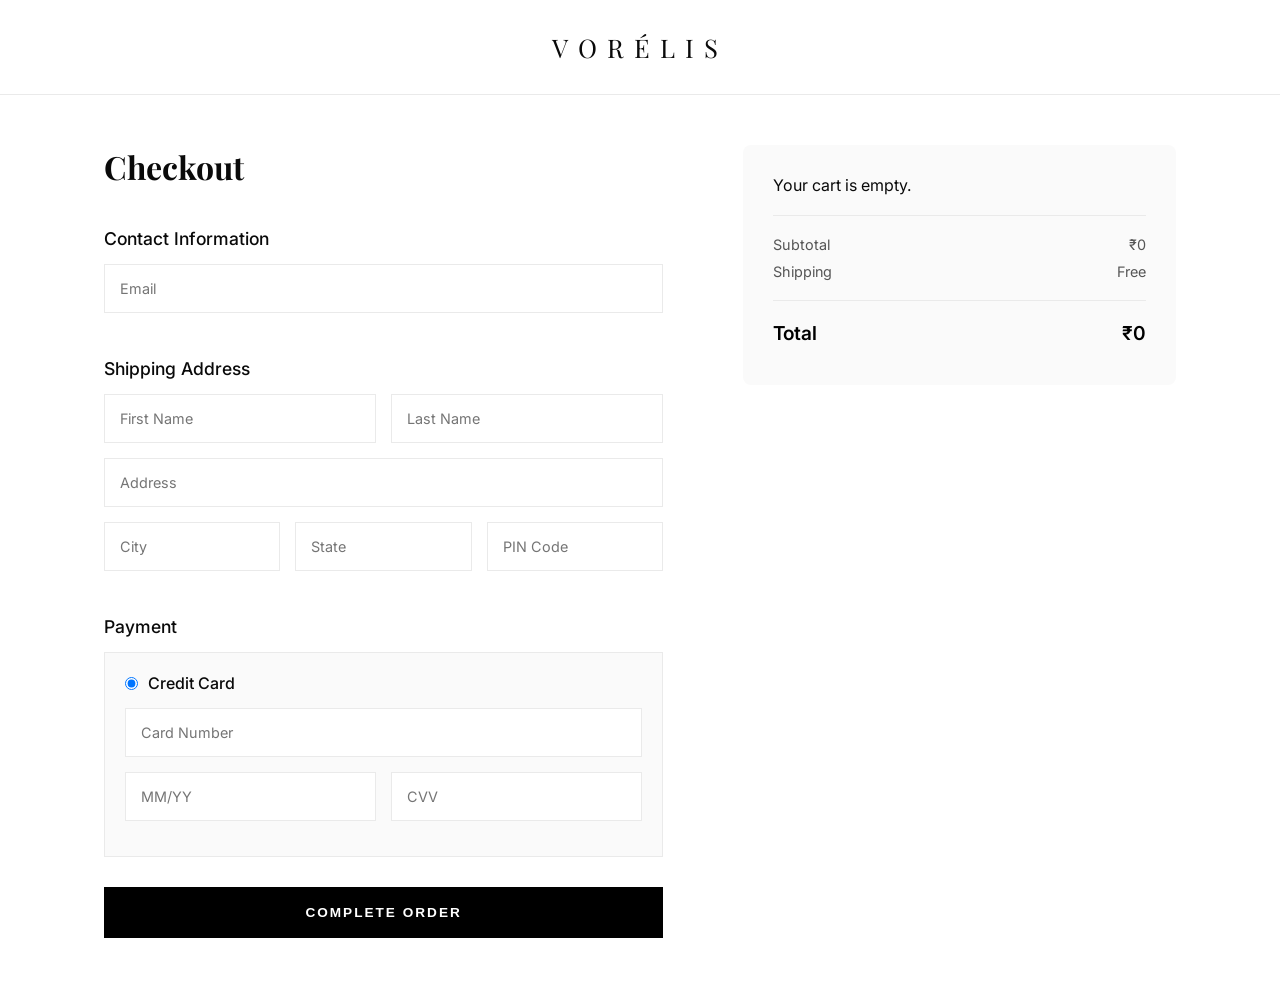
<file: checkout.html>
<!DOCTYPE html>
<html lang="en">
<head>
    <meta charset="UTF-8">
    <meta name="viewport" content="width=device-width, initial-scale=1.0">
    <title>VORÉLIS | Checkout</title>
    <link rel="preconnect" href="https://fonts.googleapis.com">
    <link rel="preconnect" href="https://fonts.gstatic.com" crossorigin>
    <link href="https://fonts.googleapis.com/css2?family=Inter:wght@300;400;500;600&family=Playfair+Display:ital,wght@0,400;0,500;0,600;1,400&display=swap" rel="stylesheet">
    <link rel="stylesheet" href="index.css">
</head>
<body style="background: var(--white);">
    <header class="checkout-header" style="text-align: center; padding: 30px; border-bottom: 1px solid #eaeaea;">
        <a href="index.html" class="logo" style="font-family: var(--font-serif); font-size: 1.6rem; letter-spacing: 10px; text-transform: uppercase;">VORÉLIS</a>
    </header>
    <main class="checkout-main">
        <div class="checkout-form-section">
            <h2>Checkout</h2>
            <form id="checkout-form">
                <h3>Contact Information</h3>
                <input type="email" placeholder="Email" required class="checkout-input">
                
                <h3>Shipping Address</h3>
                <div class="checkout-row">
                    <input type="text" placeholder="First Name" required class="checkout-input">
                    <input type="text" placeholder="Last Name" required class="checkout-input">
                </div>
                <input type="text" placeholder="Address" required class="checkout-input">
                <div class="checkout-row">
                    <input type="text" placeholder="City" required class="checkout-input">
                    <input type="text" placeholder="State" required class="checkout-input">
                    <input type="text" placeholder="PIN Code" required class="checkout-input">
                </div>

                <h3>Payment</h3>
                <div class="payment-box">
                    <label><input type="radio" name="payment" checked> Credit Card</label>
                    <div class="card-details">
                        <input type="text" placeholder="Card Number" class="checkout-input">
                        <div class="checkout-row">
                            <input type="text" placeholder="MM/YY" class="checkout-input">
                            <input type="text" placeholder="CVV" class="checkout-input">
                        </div>
                    </div>
                </div>

                <button type="submit" class="checkout-btn" style="margin-top: 30px;">Complete Order</button>
            </form>
        </div>
        <div class="checkout-summary-section">
            <div id="checkout-items"></div>
            <div class="checkout-totals">
                <div class="totals-row"><span>Subtotal</span> <span id="checkout-subtotal">₹0</span></div>
                <div class="totals-row"><span>Shipping</span> <span>Free</span></div>
                <div class="totals-row totals-final"><span>Total</span> <span id="checkout-total">₹0</span></div>
            </div>
        </div>
    </main>

    <!-- Bottom Navigation (Mobile Only) -->
    <nav class="bottom-nav mobile-only">
        <a href="index.html" class="nav-item">
            <svg viewBox="0 0 24 24" fill="currentColor" width="20" height="20"><path d="M10 20v-6h4v6h5v-8h3L12 3 2 12h3v8z"/></svg>
            <span>Home</span>
        </a>
        <a href="shop.html" class="nav-item">
            <svg viewBox="0 0 24 24" fill="none" stroke="currentColor" stroke-width="2" width="20" height="20"><path d="M6 2L3 6v14a2 2 0 0 0 2 2h14a2 2 0 0 0 2-2V6l-3-4z"></path><line x1="3" y1="6" x2="21" y2="6"></line><path d="M16 10a4 4 0 0 1-8 0"></path></svg>
            <span>Shop</span>
        </a>
        <a href="#" class="nav-item">
            <svg viewBox="0 0 24 24" fill="none" stroke="currentColor" stroke-width="2" width="20" height="20"><rect x="3" y="3" width="7" height="7"></rect><rect x="14" y="3" width="7" height="7"></rect><rect x="14" y="14" width="7" height="7"></rect><rect x="3" y="14" width="7" height="7"></rect></svg>
            <span>Collections</span>
        </a>
        <a href="#" class="nav-item">
            <svg viewBox="0 0 24 24" fill="none" stroke="currentColor" stroke-width="2" width="20" height="20"><path d="M20 21v-2a4 4 0 0 0-4-4H8a4 4 0 0 0-4 4v2"></path><circle cx="12" cy="7" r="4"></circle></svg>
            <span>Account</span>
        </a>
        <a href="#" class="nav-item">
            <div class="cart-icon-wrapper" style="position: relative;">
                <svg viewBox="0 0 24 24" fill="none" stroke="currentColor" stroke-width="2" width="20" height="20"><path d="M6 2L3 6v14a2 2 0 0 0 2 2h14a2 2 0 0 0 2-2V6l-3-4z"></path><line x1="3" y1="6" x2="21" y2="6"></line></svg>
                <span class="badge" style="position: absolute; top: -5px; right: -5px; background: black; color: white; border-radius: 50%; font-size: 8px; width: 14px; height: 14px; display: flex; align-items: center; justify-content: center;">0</span>
            </div>
            <span>Cart</span>
        </a>
    </nav>

    <script>
        document.addEventListener("DOMContentLoaded", () => {
            const cart = JSON.parse(localStorage.getItem('vorelis_cart')) || [];
            const itemsContainer = document.getElementById('checkout-items');
            let subtotal = 0;

            if (cart.length === 0) {
                itemsContainer.innerHTML = '<p>Your cart is empty.</p>';
            } else {
                cart.forEach(item => {
                    subtotal += item.price * item.quantity;
                    const itemHTML = `
                        <div class="checkout-item">
                            <img src="${item.image}" alt="${item.title}">
                            <div class="checkout-item-details">
                                <div class="checkout-item-title">${item.title}</div>
                                <div class="checkout-item-variant">Size: ${item.size} | Qty: ${item.quantity}</div>
                            </div>
                            <div class="checkout-item-price">₹${(item.price * item.quantity).toLocaleString('en-IN')}</div>
                        </div>
                    `;
                    itemsContainer.insertAdjacentHTML('beforeend', itemHTML);
                });
            }

            document.getElementById('checkout-subtotal').textContent = `₹${subtotal.toLocaleString('en-IN')}`;
            document.getElementById('checkout-total').textContent = `₹${subtotal.toLocaleString('en-IN')}`;

            document.getElementById('checkout-form').addEventListener('submit', (e) => {
                e.preventDefault();
                alert('Order placed successfully!');
                localStorage.removeItem('vorelis_cart');
                window.location.href = 'index.html';
            });

            // Mobile Bottom Nav Scroll Reveal
            const bottomNav = document.querySelector('.bottom-nav.mobile-only');
            if (bottomNav) {
                window.addEventListener('scroll', () => {
                    if (window.scrollY > 50) {
                        bottomNav.classList.add('nav-visible');
                    } else {
                        bottomNav.classList.remove('nav-visible');
                    }
                });
                
                if (window.scrollY > 50) {
                    bottomNav.classList.add('nav-visible');
                }
            }
        });
    </script>
</body>
</html>
</file>
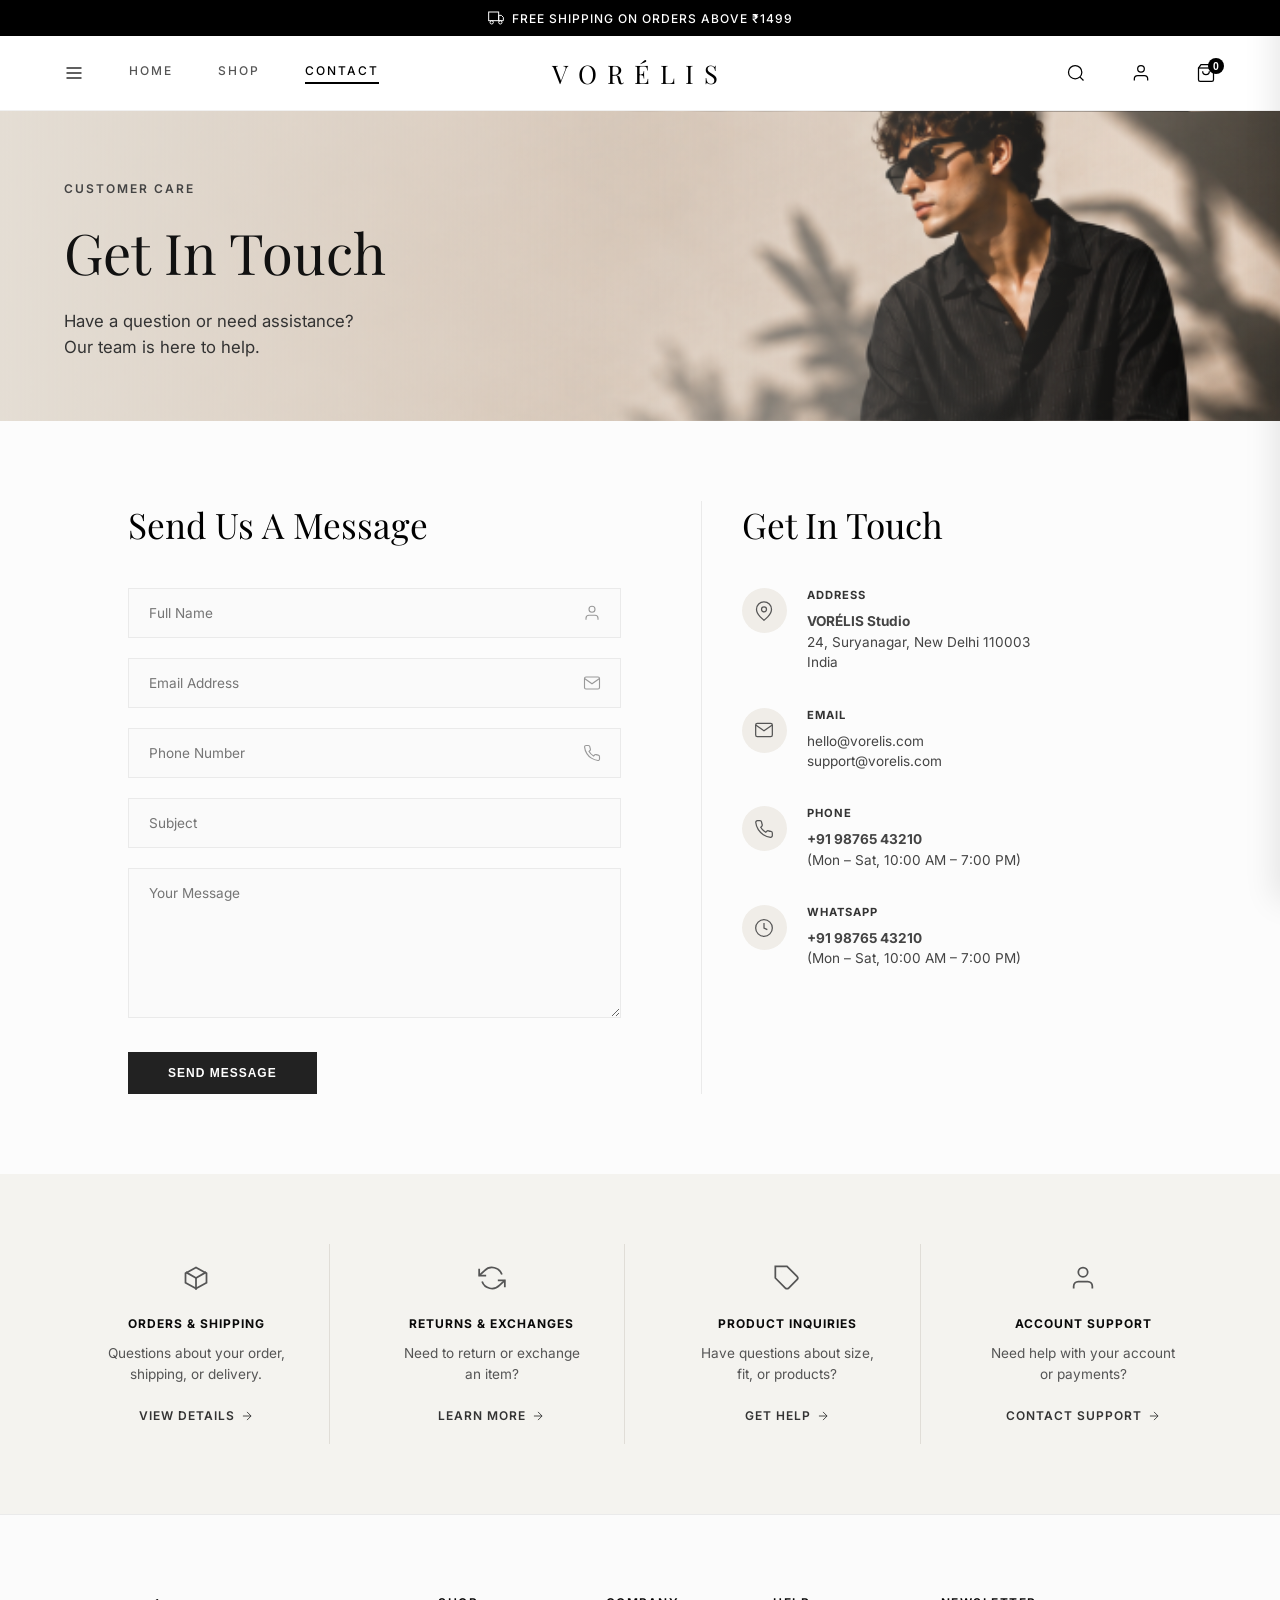
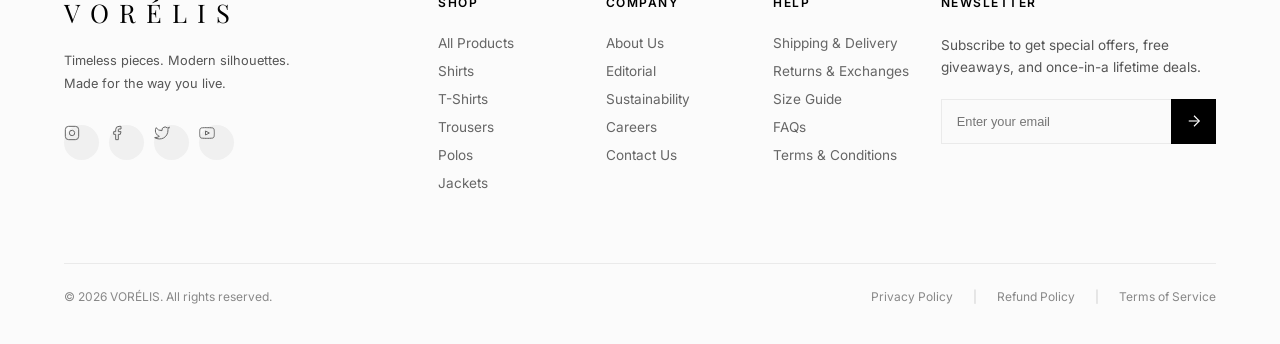
<file: contact.html>
<!DOCTYPE html>
<html lang="en">
<head>
    <meta charset="UTF-8">
    <meta name="viewport" content="width=device-width, initial-scale=1.0">
    <title>VORÉLIS | Contact Us</title>
    <link rel="preconnect" href="https://fonts.googleapis.com">
    <link rel="preconnect" href="https://fonts.gstatic.com" crossorigin>
    <link href="https://fonts.googleapis.com/css2?family=Inter:wght@300;400;500;600&family=Playfair+Display:ital,wght@0,400;0,500;0,600;1,400&display=swap" rel="stylesheet">
    <link rel="stylesheet" href="index.css">
</head>
<body class="shop-page-new">
    <!-- Announcement Bar -->
    <div class="announcement-bar">
        <svg width="16" height="16" viewBox="0 0 24 24" fill="none" stroke="currentColor" stroke-width="1.5"><rect x="1" y="3" width="15" height="13"></rect><polygon points="16 8 20 8 23 11 23 16 16 16 16 8"></polygon><circle cx="5.5" cy="18.5" r="2.5"></circle><circle cx="18.5" cy="18.5" r="2.5"></circle></svg>
        <p>FREE SHIPPING ON ORDERS ABOVE ₹1499</p>
    </div>

    <!-- Shop Navbar (Solid White) -->
    <header class="navbar shop-navbar-white">
        <nav class="nav-left">
            <button class="icon-btn hamburger-btn" aria-label="Menu">
                <svg width="20" height="20" viewBox="0 0 24 24" fill="none" stroke="currentColor" stroke-width="1.5"><line x1="3" y1="12" x2="21" y2="12"></line><line x1="3" y1="6" x2="21" y2="6"></line><line x1="3" y1="18" x2="21" y2="18"></line></svg>
            </button>
            <a href="index.html" class="nav-link">HOME</a>
            <a href="shop.html" class="nav-link">SHOP</a>
            <a href="contact.html" class="nav-link active">CONTACT</a>
        </nav>
        <div class="nav-center">
            <a href="index.html" class="logo">VORÉLIS</a>
        </div>
        <nav class="nav-right">
            <button class="icon-btn" aria-label="Search">
                <svg width="20" height="20" viewBox="0 0 24 24" fill="none" stroke="currentColor" stroke-width="1.5"><circle cx="11" cy="11" r="8"></circle><line x1="21" y1="21" x2="16.65" y2="16.65"></line></svg>
            </button>
            <button class="icon-btn account-btn" aria-label="Account">
                <svg width="20" height="20" viewBox="0 0 24 24" fill="none" stroke="currentColor" stroke-width="1.5"><path d="M20 21v-2a4 4 0 0 0-4-4H8a4 4 0 0 0-4 4v2"></path><circle cx="12" cy="7" r="4"></circle></svg>
            </button>
            <button class="icon-btn cart-btn" aria-label="Cart">
                <svg width="20" height="20" viewBox="0 0 24 24" fill="none" stroke="currentColor" stroke-width="1.5"><path d="M6 2L3 6v14a2 2 0 0 0 2 2h14a2 2 0 0 0 2-2V6l-3-4z"></path><line x1="3" y1="6" x2="21" y2="6"></line><path d="M16 10a4 4 0 0 1-8 0"></path></svg>
                <span class="cart-badge">0</span>
            </button>
        </nav>
    </header>

    <!-- Contact Hero -->
    <section class="shop-banner">
        <p class="banner-label">CUSTOMER CARE</p>
        <h1 class="banner-title">Get In Touch</h1>
        <p class="banner-subtitle">Have a question or need assistance?<br>Our team is here to help.</p>
    </section>

    <!-- Contact Main Section -->
    <section class="contact-main">
        <div class="contact-form-section">
            <h2 class="contact-form-title">Send Us A Message</h2>
            <form class="contact-form">
                <div class="input-group">
                    <input type="text" placeholder="Full Name">
                    <svg class="input-icon" width="18" height="18" viewBox="0 0 24 24" fill="none" stroke="currentColor" stroke-width="1.5"><path d="M20 21v-2a4 4 0 0 0-4-4H8a4 4 0 0 0-4 4v2"></path><circle cx="12" cy="7" r="4"></circle></svg>
                </div>
                <div class="input-group">
                    <input type="email" placeholder="Email Address">
                    <svg class="input-icon" width="18" height="18" viewBox="0 0 24 24" fill="none" stroke="currentColor" stroke-width="1.5"><path d="M4 4h16c1.1 0 2 .9 2 2v12c0 1.1-.9 2-2 2H4c-1.1 0-2-.9-2-2V6c0-1.1.9-2 2-2z"></path><polyline points="22,6 12,13 2,6"></polyline></svg>
                </div>
                <div class="input-group">
                    <input type="tel" placeholder="Phone Number">
                    <svg class="input-icon" width="18" height="18" viewBox="0 0 24 24" fill="none" stroke="currentColor" stroke-width="1.5"><path d="M22 16.92v3a2 2 0 0 1-2.18 2 19.79 19.79 0 0 1-8.63-3.07 19.5 19.5 0 0 1-6-6 19.79 19.79 0 0 1-3.07-8.67A2 2 0 0 1 4.11 2h3a2 2 0 0 1 2 1.72 12.84 12.84 0 0 0 .7 2.81 2 2 0 0 1-.45 2.11L8.09 9.91a16 16 0 0 0 6 6l1.27-1.27a2 2 0 0 1 2.11-.45 12.84 12.84 0 0 0 2.81.7A2 2 0 0 1 22 16.92z"></path></svg>
                </div>
                <div class="input-group">
                    <input type="text" placeholder="Subject">
                </div>
                <div class="input-group">
                    <textarea placeholder="Your Message"></textarea>
                </div>
                <div>
                    <button type="submit" class="btn-dark" style="padding: 14px 40px; margin-top: 10px;">SEND MESSAGE</button>
                </div>
            </form>
        </div>
        
        <div class="contact-info-section">
            <h2 class="contact-info-title">Get In Touch</h2>
            <div class="contact-info-list">
                <div class="contact-info-item">
                    <div class="info-icon-circle">
                        <svg width="20" height="20" viewBox="0 0 24 24" fill="none" stroke="currentColor" stroke-width="1.5"><path d="M21 10c0 7-9 13-9 13s-9-6-9-13a9 9 0 0 1 18 0z"></path><circle cx="12" cy="10" r="3"></circle></svg>
                    </div>
                    <div class="info-text">
                        <span class="info-label">ADDRESS</span>
                        <span class="info-detail"><strong>VORÉLIS Studio</strong><br>24, Suryanagar, New Delhi 110003<br>India</span>
                    </div>
                </div>
                <div class="contact-info-item">
                    <div class="info-icon-circle">
                        <svg width="20" height="20" viewBox="0 0 24 24" fill="none" stroke="currentColor" stroke-width="1.5"><path d="M4 4h16c1.1 0 2 .9 2 2v12c0 1.1-.9 2-2 2H4c-1.1 0-2-.9-2-2V6c0-1.1.9-2 2-2z"></path><polyline points="22,6 12,13 2,6"></polyline></svg>
                    </div>
                    <div class="info-text">
                        <span class="info-label">EMAIL</span>
                        <span class="info-detail">hello@vorelis.com<br>support@vorelis.com</span>
                    </div>
                </div>
                <div class="contact-info-item">
                    <div class="info-icon-circle">
                        <svg width="20" height="20" viewBox="0 0 24 24" fill="none" stroke="currentColor" stroke-width="1.5"><path d="M22 16.92v3a2 2 0 0 1-2.18 2 19.79 19.79 0 0 1-8.63-3.07 19.5 19.5 0 0 1-6-6 19.79 19.79 0 0 1-3.07-8.67A2 2 0 0 1 4.11 2h3a2 2 0 0 1 2 1.72 12.84 12.84 0 0 0 .7 2.81 2 2 0 0 1-.45 2.11L8.09 9.91a16 16 0 0 0 6 6l1.27-1.27a2 2 0 0 1 2.11-.45 12.84 12.84 0 0 0 2.81.7A2 2 0 0 1 22 16.92z"></path></svg>
                    </div>
                    <div class="info-text">
                        <span class="info-label">PHONE</span>
                        <span class="info-detail"><strong>+91 98765 43210</strong><br>(Mon – Sat, 10:00 AM – 7:00 PM)</span>
                    </div>
                </div>
                <div class="contact-info-item">
                    <div class="info-icon-circle">
                        <svg width="20" height="20" viewBox="0 0 24 24" fill="none" stroke="currentColor" stroke-width="1.5"><circle cx="12" cy="12" r="10"></circle><polyline points="12 6 12 12 16 14"></polyline></svg>
                    </div>
                    <div class="info-text">
                        <span class="info-label">WHATSAPP</span>
                        <span class="info-detail"><strong>+91 98765 43210</strong><br>(Mon – Sat, 10:00 AM – 7:00 PM)</span>
                    </div>
                </div>
            </div>
        </div>
    </section>

    <!-- Support Grid -->
    <section class="support-section">
        <div class="support-grid">
            <div class="support-card">
                <svg class="support-icon" width="28" height="28" viewBox="0 0 24 24" fill="none" stroke="currentColor" stroke-width="1.5"><polygon points="21 16 21 8 12 3 3 8 3 16 12 21 21 16"></polygon><polyline points="3.27 6.96 12 12.01 20.73 6.96"></polyline><line x1="12" y1="22.08" x2="12" y2="12"></line></svg>
                <h3 class="support-title">ORDERS & SHIPPING</h3>
                <p class="support-desc">Questions about your order,<br>shipping, or delivery.</p>
                <a href="#" class="support-link">VIEW DETAILS <svg width="14" height="14" viewBox="0 0 24 24" fill="none" stroke="currentColor" stroke-width="1.5"><line x1="5" y1="12" x2="19" y2="12"></line><polyline points="12 5 19 12 12 19"></polyline></svg></a>
            </div>
            <div class="support-card">
                <svg class="support-icon" width="28" height="28" viewBox="0 0 24 24" fill="none" stroke="currentColor" stroke-width="1.5"><polyline points="1 4 1 10 7 10"></polyline><polyline points="23 20 23 14 17 14"></polyline><path d="M20.49 9A9 9 0 0 0 5.64 5.64L1 10m22 4l-4.64 4.36A9 9 0 0 1 3.51 15"></path></svg>
                <h3 class="support-title">RETURNS & EXCHANGES</h3>
                <p class="support-desc">Need to return or exchange<br>an item?</p>
                <a href="#" class="support-link">LEARN MORE <svg width="14" height="14" viewBox="0 0 24 24" fill="none" stroke="currentColor" stroke-width="1.5"><line x1="5" y1="12" x2="19" y2="12"></line><polyline points="12 5 19 12 12 19"></polyline></svg></a>
            </div>
            <div class="support-card">
                <svg class="support-icon" width="28" height="28" viewBox="0 0 24 24" fill="none" stroke="currentColor" stroke-width="1.5"><path d="M20.59 13.41l-7.17 7.17a2 2 0 0 1-2.83 0L2 12V2h10l8.59 8.59a2 2 0 0 1 0 2.82z"></path><line x1="7" y1="7" x2="7.01" y2="7"></line></svg>
                <h3 class="support-title">PRODUCT INQUIRIES</h3>
                <p class="support-desc">Have questions about size,<br>fit, or products?</p>
                <a href="#" class="support-link">GET HELP <svg width="14" height="14" viewBox="0 0 24 24" fill="none" stroke="currentColor" stroke-width="1.5"><line x1="5" y1="12" x2="19" y2="12"></line><polyline points="12 5 19 12 12 19"></polyline></svg></a>
            </div>
            <div class="support-card">
                <svg class="support-icon" width="28" height="28" viewBox="0 0 24 24" fill="none" stroke="currentColor" stroke-width="1.5"><path d="M20 21v-2a4 4 0 0 0-4-4H8a4 4 0 0 0-4 4v2"></path><circle cx="12" cy="7" r="4"></circle></svg>
                <h3 class="support-title">ACCOUNT SUPPORT</h3>
                <p class="support-desc">Need help with your account<br>or payments?</p>
                <a href="#" class="support-link">CONTACT SUPPORT <svg width="14" height="14" viewBox="0 0 24 24" fill="none" stroke="currentColor" stroke-width="1.5"><line x1="5" y1="12" x2="19" y2="12"></line><polyline points="12 5 19 12 12 19"></polyline></svg></a>
            </div>
        </div>
    </section>

    <!-- Light Footer -->
    <footer class="footer footer-light">
        <div class="footer-top">
            <div class="footer-col brand-col">
                <div class="footer-logo logo" style="font-family: var(--font-serif); font-size: 1.6rem; letter-spacing: 10px; margin-bottom: 20px;">VORÉLIS</div>
                <p style="font-size: 0.8rem; line-height: 1.8;">Timeless pieces. Modern silhouettes.<br>Made for the way you live.</p>
                <div class="social-links-circles">
                    <a href="#" class="social-circle"><svg width="16" height="16" viewBox="0 0 24 24" fill="none" stroke="currentColor" stroke-width="1.5"><rect x="2" y="2" width="20" height="20" rx="5" ry="5"></rect><path d="M16 11.37A4 4 0 1 1 12.63 8 4 4 0 0 1 16 11.37z"></path><line x1="17.5" y1="6.5" x2="17.51" y2="6.5"></line></svg></a>
                    <a href="#" class="social-circle"><svg width="16" height="16" viewBox="0 0 24 24" fill="none" stroke="currentColor" stroke-width="1.5"><path d="M18 2h-3a5 5 0 0 0-5 5v3H7v4h3v8h4v-8h3l1-4h-4V7a1 1 0 0 1 1-1h3z"></path></svg></a>
                    <a href="#" class="social-circle"><svg width="16" height="16" viewBox="0 0 24 24" fill="none" stroke="currentColor" stroke-width="1.5"><path d="M23 3a10.9 10.9 0 0 1-3.14 1.53 4.48 4.48 0 0 0-7.86 3v1A10.66 10.66 0 0 1 3 4s-4 9 5 13a11.64 11.64 0 0 1-7 2c9 5 20 0 20-11.5a4.5 4.5 0 0 0-.08-.83A7.72 7.72 0 0 0 23 3z"></path></svg></a>
                    <a href="#" class="social-circle"><svg width="16" height="16" viewBox="0 0 24 24" fill="none" stroke="currentColor" stroke-width="1.5"><path d="M22.54 6.42a2.78 2.78 0 0 0-1.94-2C18.88 4 12 4 12 4s-6.88 0-8.6.42a2.78 2.78 0 0 0-1.94 2C1 8.17 1 12 1 12s0 3.83.46 5.58a2.78 2.78 0 0 0 1.94 2C5.12 20 12 20 12 20s6.88 0 8.6-.42a2.78 2.78 0 0 0 1.94-2C23 15.83 23 12 23 12s0-3.83-.46-5.58z"></path><polygon points="9.75 15.02 15.5 12 9.75 8.98 9.75 15.02"></polygon></svg></a>
                </div>
            </div>
            <div class="footer-col">
                <h4>SHOP</h4>
                <a href="#">All Products</a>
                <a href="#">Shirts</a>
                <a href="#">T-Shirts</a>
                <a href="#">Trousers</a>
                <a href="#">Polos</a>
                <a href="#">Jackets</a>
            </div>
            <div class="footer-col">
                <h4>COMPANY</h4>
                <a href="#">About Us</a>
                <a href="#">Editorial</a>
                <a href="#">Sustainability</a>
                <a href="#">Careers</a>
                <a href="contact.html">Contact Us</a>
            </div>
            <div class="footer-col">
                <h4>HELP</h4>
                <a href="#">Shipping & Delivery</a>
                <a href="#">Returns & Exchanges</a>
                <a href="#">Size Guide</a>
                <a href="#">FAQs</a>
                <a href="#">Terms & Conditions</a>
            </div>
            <div class="footer-col newsletter-col">
                <h4>NEWSLETTER</h4>
                <p>Subscribe to get special offers, free giveaways, and once-in-a lifetime deals.</p>
                <div class="newsletter-input-group">
                    <input type="email" placeholder="Enter your email">
                    <button aria-label="Subscribe">
                        <svg width="18" height="18" viewBox="0 0 24 24" fill="none" stroke="currentColor" stroke-width="1.5"><line x1="5" y1="12" x2="19" y2="12"></line><polyline points="12 5 19 12 12 19"></polyline></svg>
                    </button>
                </div>
            </div>
        </div>
        <div class="footer-bottom" style="margin-top: 40px; border-top: 1px solid #eaeaea; padding-top: 25px;">
            <p>&copy; 2026 VORÉLIS. All rights reserved.</p>
            <div class="footer-legal">
                <a href="#">Privacy Policy</a>
                <span style="color: #ccc;">|</span>
                <a href="#">Refund Policy</a>
                <span style="color: #ccc;">|</span>
                <a href="#">Terms of Service</a>
            </div>
        </div>
    </footer>
    <!-- Bottom Navigation (Mobile Only) -->
    <nav class="bottom-nav mobile-only">
        <a href="index.html" class="nav-item">
            <svg viewBox="0 0 24 24" fill="currentColor" width="20" height="20"><path d="M10 20v-6h4v6h5v-8h3L12 3 2 12h3v8z"/></svg>
            <span>Home</span>
        </a>
        <a href="shop.html" class="nav-item">
            <svg viewBox="0 0 24 24" fill="none" stroke="currentColor" stroke-width="2" width="20" height="20"><path d="M6 2L3 6v14a2 2 0 0 0 2 2h14a2 2 0 0 0 2-2V6l-3-4z"></path><line x1="3" y1="6" x2="21" y2="6"></line><path d="M16 10a4 4 0 0 1-8 0"></path></svg>
            <span>Shop</span>
        </a>
        <a href="#" class="nav-item">
            <svg viewBox="0 0 24 24" fill="none" stroke="currentColor" stroke-width="2" width="20" height="20"><rect x="3" y="3" width="7" height="7"></rect><rect x="14" y="3" width="7" height="7"></rect><rect x="14" y="14" width="7" height="7"></rect><rect x="3" y="14" width="7" height="7"></rect></svg>
            <span>Collections</span>
        </a>
        <a href="#" class="nav-item">
            <svg viewBox="0 0 24 24" fill="none" stroke="currentColor" stroke-width="2" width="20" height="20"><path d="M20 21v-2a4 4 0 0 0-4-4H8a4 4 0 0 0-4 4v2"></path><circle cx="12" cy="7" r="4"></circle></svg>
            <span>Account</span>
        </a>
        <a href="#" class="nav-item">
            <div class="cart-icon-wrapper" style="position: relative;">
                <svg viewBox="0 0 24 24" fill="none" stroke="currentColor" stroke-width="2" width="20" height="20"><path d="M6 2L3 6v14a2 2 0 0 0 2 2h14a2 2 0 0 0 2-2V6l-3-4z"></path><line x1="3" y1="6" x2="21" y2="6"></line></svg>
                <span class="badge" style="position: absolute; top: -5px; right: -5px; background: black; color: white; border-radius: 50%; font-size: 8px; width: 14px; height: 14px; display: flex; align-items: center; justify-content: center;">0</span>
            </div>
            <span>Cart</span>
        </a>
    </nav>
    <script src="cart.js"></script>
</body>
</html>
</file>
<file: index.css>
:root {
    --bg-primary: #fafafa; /* Off-white */
    --bg-secondary: #f0f0f0;
    --text-main: #0a0a0a; /* Stark black */
    --text-muted: #555555;
    --white: #ffffff;
    --black: #000000;
    --font-serif: 'Playfair Display', serif;
    --font-sans: 'Inter', sans-serif;
}

html, body {
    margin: 0;
    padding: 0;
    box-sizing: border-box;
    font-family: var(--font-sans);
    background-color: var(--white);
    color: var(--black);
    max-width: 100vw;
    overflow-x: hidden;
}

* {
    margin: 0;
    padding: 0;
    box-sizing: border-box;
}

.mobile-only {
    display: none !important;
}

body {
    background-color: var(--bg-primary);
    color: var(--text-main);
    font-family: var(--font-sans);
    -webkit-font-smoothing: antialiased;
    overflow-x: hidden;
}

a {
    text-decoration: none;
    color: inherit;
}

/* Premium Preloader */
.premium-loader {
    position: fixed;
    top: 0;
    left: 0;
    width: 100vw;
    height: 100vh;
    background-color: #dfd7cc;
    background-image: url('assets/loader_bg.png');
    background-size: cover;
    background-position: center;
    background-repeat: no-repeat;
    z-index: 9999;
    display: flex;
    justify-content: center;
    align-items: center;
}

.loader-content {
    position: relative;
    width: 100%;
    height: 100%;
    display: flex;
    flex-direction: column;
    justify-content: center;
    align-items: center;
}

.loader-monogram {
    position: relative;
    width: 60px;
    height: 75px;
    margin-bottom: 15px;
    font-family: var(--font-serif);
    color: #1a1a1a;
}

.loader-monogram .letter-f {
    position: absolute;
    top: 0;
    left: 25px;
    font-size: 3.5rem;
    font-weight: 400;
    line-height: 1;
    z-index: 2;
}

.loader-monogram .letter-c {
    position: absolute;
    bottom: 0;
    left: 0;
    font-size: 3rem;
    font-weight: 400;
    line-height: 1;
    z-index: 1;
}

.premium-loader .loader-brand {
    font-family: var(--font-serif);
    font-size: 2.2rem;
    font-weight: 400;
    color: #1a1a1a;
    margin: 0 0 8px 0;
    line-height: 1;
    letter-spacing: 10px;
    text-transform: uppercase;
}

.premium-loader .loader-sub {
    font-family: var(--font-sans);
    font-size: 0.7rem;
    font-weight: 500;
    color: #333;
    margin: 0 0 25px 0;
    letter-spacing: 6px;
    text-transform: uppercase;
}

.loader-progress-text {
    font-family: var(--font-sans);
    font-size: 0.9rem;
    font-weight: 500;
    color: #333;
    letter-spacing: 2px;
    position: relative;
    top: auto;
}

/* Announcement Bar */
.announcement-bar {
    background-color: var(--black);
    color: var(--white);
    display: flex;
    justify-content: center;
    align-items: center;
    padding: 10px 20px;
    font-size: 0.75rem;
    font-weight: 500;
    letter-spacing: 1px;
    gap: 8px;
}

.announcement-bar span {
    color: #666;
    cursor: pointer;
}

/* Navbar */
.navbar {
    display: flex;
    justify-content: space-between;
    align-items: center;
    padding: 30px 5%;
    position: absolute;
    top: 40px; /* Below announcement */
    width: 100%;
    z-index: 100;
    color: var(--white);
}

.nav-left, .nav-right {
    display: flex;
    gap: 45px;
    flex: 1;
}

.nav-right {
    justify-content: flex-end;
}

.nav-left a {
    font-size: 0.75rem;
    font-weight: 500;
    letter-spacing: 2px;
    text-transform: uppercase;
}

.nav-center .logo {
    font-family: var(--font-serif);
    font-size: 1.6rem;
    font-weight: 400;
    letter-spacing: 10px;
    text-transform: uppercase;
}

.icon-btn {
    background: none;
    border: none;
    color: var(--white);
    cursor: pointer;
    display: flex;
    align-items: center;
    position: relative;
}

.cart-btn {
    position: relative;
}

.cart-badge {
    position: absolute;
    top: -5px;
    right: -8px;
    background: var(--white);
    color: var(--black);
    font-size: 0.65rem;
    font-weight: 600;
    width: 16px;
    height: 16px;
    display: flex;
    align-items: center;
    justify-content: center;
    border-radius: 50%;
}

/* Hero Section */
.hero-section {
    position: relative;
    height: calc(100vh - 40px);
    width: 100%;
    display: flex;
    align-items: center;
    padding: 0 5%;
    overflow: hidden;
}

.hero-bg {
    position: absolute;
    top: 0;
    left: 0;
    width: 100%;
    height: 100%;
    z-index: 1;
}

.hero-img {
    width: 100%;
    height: 100%;
    object-fit: cover;
    object-position: center 5%;
}

/* Add a strong dark overlay to the left side to match the reference image's contrast */
.hero-bg::after {
    content: '';
    position: absolute;
    top: 0;
    left: 0;
    width: 60%;
    height: 100%;
    background: linear-gradient(to right, rgba(0,0,0,0.85) 0%, rgba(0,0,0,0.5) 40%, rgba(0,0,0,0) 100%);
}

.hero-content {
    color: var(--white);
    max-width: 600px;
    z-index: 10;
}

.collection-label {
    font-size: 0.75rem;
    font-weight: 500;
    letter-spacing: 5px;
    margin-bottom: 15px;
    text-transform: uppercase;
}

.hero-title {
    font-family: var(--font-serif);
    font-size: 5.5rem;
    line-height: 1.05;
    font-weight: 400;
    margin-bottom: 20px;
}

.hero-subtitle {
    font-size: 1.1rem;
    line-height: 1.6;
    margin-bottom: 40px;
    color: #e0e0e0;
    font-weight: 300;
}

.hero-cta {
    display: flex;
    gap: 30px;
    align-items: center;
}

.btn {
    padding: 16px 36px;
    font-size: 0.75rem;
    font-weight: 600;
    letter-spacing: 2px;
    text-transform: uppercase;
    cursor: pointer;
    transition: all 0.3s ease;
    border: none;
    display: inline-block;
}

.btn-primary {
    background-color: var(--white);
    color: var(--black);
}

.btn-primary:hover {
    background-color: rgba(255, 255, 255, 0.8);
}

.btn-secondary {
    font-size: 0.75rem;
    font-weight: 600;
    letter-spacing: 2px;
    text-transform: uppercase;
    cursor: pointer;
    color: var(--white);
    border-bottom: 1px solid var(--white);
    padding-bottom: 6px;
    transition: opacity 0.3s ease;
}

.btn-secondary:hover {
    opacity: 0.7;
}

/* Scroll Indicator */
.scroll-indicator {
    position: absolute;
    bottom: 40px;
    left: 50%;
    transform: translateX(-50%);
    display: flex;
    flex-direction: column;
    align-items: center;
    gap: 15px;
    color: var(--white);
}

.scroll-text {
    font-size: 0.65rem;
    letter-spacing: 3px;
    transform: rotate(-90deg);
    margin-bottom: 25px;
}

.scroll-indicator svg {
    animation: bounce 2s infinite;
    opacity: 0.8;
}

@keyframes bounce {
    0%, 20%, 50%, 80%, 100% { transform: translateY(0); }
    40% { transform: translateY(-10px); }
    60% { transform: translateY(-5px); }
}

/* Features Banner */
.features-banner {
    background-color: #111;
    color: var(--white);
    display: flex;
    justify-content: space-between;
    padding: 30px 5%;
}

.feature-item {
    display: flex;
    align-items: center;
    gap: 15px;
}

.feature-item svg {
    color: #ccc;
    width: 24px;
    height: 24px;
}

.feature-text h4 {
    font-size: 0.85rem;
    letter-spacing: 1px;
    margin-bottom: 5px;
    font-weight: 600;
}

.feature-text p {
    font-size: 0.8rem;
    color: #999;
}

.feature-divider {
    width: 1px;
    height: 30px;
    background-color: #333;
    margin: 0 20px;
}

/* Common Section Header */
.section-header {
    display: flex;
    justify-content: space-between;
    align-items: flex-end;
    margin-bottom: 40px;
    padding: 0 5%;
}

.section-header h2 {
    font-size: 1.2rem;
    letter-spacing: 2px;
    font-weight: 500;
}

.view-all {
    font-size: 0.8rem;
    letter-spacing: 1px;
    font-weight: 500;
}

/* Collections Section */
.collections-section {
    padding: 100px 0;
    background-color: var(--white);
    text-align: center;
}

.collections-header {
    margin-bottom: 60px;
    display: flex;
    flex-direction: column;
    align-items: center;
}

.collections-label {
    font-size: 0.65rem;
    font-weight: 600;
    letter-spacing: 3px;
    color: var(--text-muted);
    text-transform: uppercase;
    margin-bottom: 15px;
}

.collections-title {
    font-family: var(--font-serif);
    font-size: 3.2rem;
    font-weight: 400;
    color: var(--text-main);
    margin-bottom: 25px;
}

.collections-divider {
    width: 60px;
    height: 1px;
    background-color: #d0d0d0;
}

.collections-grid {
    display: grid;
    grid-template-columns: repeat(4, 1fr);
    gap: 20px;
    padding: 0 5%;
    text-align: left;
}

.collection-card {
    cursor: pointer;
}

.collection-img-wrapper {
    position: relative;
    aspect-ratio: 4/5;
    overflow: hidden;
    margin-bottom: 20px;
}

.collection-img-wrapper img {
    width: 100%;
    height: 100%;
    object-fit: cover;
    transition: transform 0.7s ease;
}

.collection-card:hover .collection-img-wrapper img {
    transform: scale(1.03);
}

.collection-info h3 {
    font-size: 0.8rem;
    font-weight: 600;
    letter-spacing: 1px;
    margin-bottom: 8px;
    color: var(--text-main);
}

.collection-info .shop-link {
    font-size: 0.65rem;
    font-weight: 700;
    letter-spacing: 1px;
    color: var(--text-muted);
    text-transform: uppercase;
    transition: color 0.3s ease;
    border-bottom: none;
    padding-bottom: 0;
}

.collection-card:hover .shop-link {
    color: var(--text-main);
}

/* Promo Banner Section */
.promo-banner {
    position: relative;
    width: 100%;
    height: 55vh;
    min-height: 400px;
    max-height: 600px;
    display: flex;
    align-items: center;
    overflow: hidden;
}

.promo-bg {
    position: absolute;
    top: 0;
    left: 0;
    width: 100%;
    height: 100%;
    z-index: 1;
}

/* Ensure left side is dark enough for text */
.promo-bg::after {
    content: '';
    position: absolute;
    top: 0;
    left: 0;
    width: 50%;
    height: 100%;
    background: linear-gradient(to right, rgba(0,0,0,0.85) 0%, rgba(0,0,0,0.3) 60%, rgba(0,0,0,0) 100%);
}

.promo-img {
    width: 100%;
    height: 100%;
    object-fit: cover;
    object-position: right center;
}

.promo-content {
    position: relative;
    z-index: 2;
    padding-left: 10%;
    color: var(--white);
    max-width: 700px;
}

.promo-label {
    font-size: 0.65rem;
    font-weight: 600;
    letter-spacing: 4px;
    text-transform: uppercase;
    margin-bottom: 25px;
    color: #e0e0e0;
}

.promo-title {
    font-family: var(--font-serif);
    font-size: 3.2rem;
    font-weight: 400;
    line-height: 1.15;
    margin-bottom: 40px;
}

.btn-with-icon {
    display: inline-flex;
    align-items: center;
    gap: 15px;
    padding: 18px 30px;
}

.btn-with-icon .arrow-icon {
    transition: transform 0.3s ease;
}

.btn-with-icon:hover .arrow-icon {
    transform: translateX(5px);
}

/* Best Arrivals Section */
.best-arrivals {
    padding: 20px 5%;
    background-color: var(--white);
}

.arrivals-grid {
    display: grid;
    grid-template-columns: repeat(3, 1fr);
    gap: 20px;
}

.arrival-card {
    position: relative;
    cursor: pointer;
    overflow: hidden;
    aspect-ratio: 1/1; /* Square images as in screenshot */
}

.arrival-img-wrapper {
    width: 100%;
    height: 100%;
}

.arrival-img-wrapper img {
    width: 100%;
    height: 100%;
    object-fit: cover;
    transition: transform 0.7s ease;
}

.arrival-card:hover .arrival-img-wrapper img {
    transform: scale(1.05);
}

.arrival-overlay {
    position: absolute;
    bottom: 0;
    left: 0;
    width: 100%;
    padding: 30px;
    background: linear-gradient(to top, rgba(0,0,0,0.6) 0%, rgba(0,0,0,0) 100%);
    color: var(--white);
    display: flex;
    flex-direction: column;
    align-items: flex-start;
}

.arrival-overlay h3 {
    font-family: var(--font-serif);
    font-size: 2.2rem;
    font-weight: 400;
    margin-bottom: 10px;
}

.arrival-link {
    font-size: 0.8rem;
    font-weight: 500;
    letter-spacing: 1px;
    color: var(--white);
    text-transform: none; /* In screenshot it is title case "Discover Now ->" */
    transition: opacity 0.3s ease;
}

.arrival-card:hover .arrival-link {
    opacity: 0.7;
}

/* Testimonials Section */
.testimonials-section {
    padding: 80px 5%;
    background-color: #faf9f6;
}

.reviews-header {
    display: flex;
    justify-content: space-between;
    align-items: center;
    margin-bottom: 80px;
}

.reviews-title {
    font-family: var(--font-serif);
    font-size: 2.2rem;
    font-weight: 500;
    color: #222;
}

.reviews-actions {
    display: flex;
    gap: 15px;
}

.review-btn {
    background-color: var(--white);
    border: 1px solid #eaeaea;
    border-radius: 30px;
    padding: 10px 22px;
    font-size: 0.85rem;
    font-weight: 500;
    color: #333;
    display: flex;
    align-items: center;
    gap: 8px;
    cursor: pointer;
    box-shadow: 0 2px 4px rgba(0,0,0,0.02);
    transition: all 0.3s ease;
}

.review-btn:hover {
    border-color: #ccc;
    box-shadow: 0 4px 8px rgba(0,0,0,0.05);
}

.reviews-empty-state {
    text-align: center;
    padding: 40px 0 80px 0;
}

.reviews-empty-state p {
    color: #999;
    font-size: 0.95rem;
    letter-spacing: 0.5px;
}

/* Newsletter Section */
.newsletter-section {
    display: flex;
    align-items: center;
    justify-content: space-between;
    padding: 80px 5%;
    background-color: #fbfbfb;
}

.newsletter-left h2 {
    font-family: var(--font-serif);
    font-size: 2.8rem;
    font-weight: 400;
    line-height: 1.1;
    color: var(--black);
}

.newsletter-middle {
    text-align: center;
}

.newsletter-middle h4 {
    font-size: 1.1rem;
    font-weight: 600;
    margin-bottom: 8px;
}

.newsletter-middle p {
    font-size: 0.85rem;
    color: var(--text-muted);
}

.newsletter-form {
    display: flex;
    height: 45px;
}

.newsletter-form input {
    width: 300px;
    padding: 0 20px;
    border: 1px solid #eaeaea;
    border-right: none;
    font-size: 0.85rem;
    font-family: var(--font-sans);
    outline: none;
}

.newsletter-form input:focus {
    border-color: #ccc;
}

.btn-subscribe {
    background-color: var(--black);
    color: var(--white);
    border: none;
    padding: 0 30px;
    font-size: 0.75rem;
    font-weight: 600;
    letter-spacing: 1px;
    cursor: pointer;
    transition: background 0.3s;
}

.btn-subscribe:hover {
    background-color: #333;
}

/* Footer Section */
.footer {
    background-color: #111111;
    color: #e0e0e0;
    padding: 80px 5% 40px;
    position: relative;
}

.footer-top {
    display: grid;
    grid-template-columns: 2fr 1fr 1fr 1fr;
    gap: 40px;
    margin-bottom: 60px;
}

.footer-logo {
    font-family: var(--font-serif);
    font-size: 1.8rem;
    letter-spacing: 3px;
    color: var(--white);
    margin-bottom: 20px;
}

.brand-col p {
    font-size: 0.85rem;
    line-height: 1.6;
    color: #888;
    margin-bottom: 30px;
}

.social-links {
    display: flex;
    gap: 15px;
}

.social-links a {
    color: #888;
    transition: color 0.3s;
}

.social-links a:hover {
    color: var(--white);
}

.footer-col h4 {
    font-size: 0.8rem;
    font-weight: 600;
    letter-spacing: 1px;
    color: var(--white);
    margin-bottom: 25px;
}

.footer-col a {
    display: block;
    font-size: 0.85rem;
    color: #888;
    margin-bottom: 12px;
    transition: color 0.3s;
}

.footer-col a:hover {
    color: var(--white);
}

.footer-bottom {
    display: flex;
    justify-content: space-between;
    align-items: center;
    padding-top: 30px;
    border-top: 1px solid #222;
    font-size: 0.75rem;
    color: #666;
}

.footer-legal {
    display: flex;
    gap: 20px;
}

.footer-legal a:hover {
    color: #999;
}

.whatsapp-btn {
    position: absolute;
    bottom: 40px;
    right: 5%;
    width: 55px;
    height: 55px;
    background-color: #3b3730;
    border: 2px solid #5a5448;
    border-radius: 50%;
    display: flex;
    align-items: center;
    justify-content: center;
    cursor: pointer;
    transition: transform 0.3s;
    color: #c9c0b1;
}

.whatsapp-btn:hover {
    transform: scale(1.1);
}

/* Initial hidden states for GSAP animations */
.gs-reveal, .gs-fade-up {
    visibility: hidden;
}

/* Responsive */
@media (max-width: 1200px) {
    .collections-grid {
        grid-template-columns: repeat(2, 1fr);
        gap: 30px;
    }
    .products-grid {
        grid-template-columns: repeat(3, 1fr);
        gap: 30px;
    }
    .hero-title {
        font-size: 4.5rem;
    }
}

@media (max-width: 768px) {
    body {
        display: flex;
        flex-direction: column;
    }
    .navbar {
        position: relative !important;
        top: 0 !important;
        order: -2;
        padding: 15px 20px;
        background-color: var(--black);
    }
    .announcement-bar {
        display: none !important;
    }
    .hero-section {
        order: 0;
        height: calc(100svh - 65px); /* Modern browser fix to prevent address bar from cutting off the bottom */
        padding: 0;
        position: relative;
        overflow: hidden;
    }
    .hero-bg {
        position: absolute;
        top: 0;
        left: 0;
        width: 100%;
        height: 100%;
        z-index: 1;
    }
    .hero-img {
        width: 100%;
        height: 100%;
        object-fit: cover;
        object-position: top center;
        display: block;
    }
    .hero-bg::after {
        content: '';
        position: absolute;
        top: 0; left: 0; width: 100%; height: 100%;
        background: linear-gradient(to bottom, rgba(0,0,0,0.85) 0%, rgba(0,0,0,0.6) 40%, rgba(0,0,0,0.2) 70%, rgba(0,0,0,0) 100%);
        z-index: 2;
    }
    .hero-content {
        position: absolute;
        top: 0;
        left: 0;
        width: 100%;
        padding-top: 60px; /* Optimally placed for visual balance */
        padding-left: 20px;
        padding-right: 20px;
        text-align: left;
        box-sizing: border-box;
        z-index: 10;
    }
    .collection-label {
        font-size: 0.55rem;
        display: inline-block;
        margin-bottom: 20px;
        letter-spacing: 3px;
        position: relative;
    }
    .collection-label::after {
        content: '';
        position: absolute;
        bottom: -8px;
        left: 0;
        width: 40px;
        height: 1px;
        background-color: rgba(255,255,255,0.4);
    }
    .hero-title {
        font-size: 3.2rem; /* Reduced size as requested */
        margin-bottom: 20px;
        line-height: 1.05;
    }
    .hero-subtitle {
        display: none;
    }
    .hero-cta {
        display: flex;
        flex-direction: column;
        align-items: flex-start;
    }
    .btn-primary {
        background-color: transparent;
        color: var(--white);
        border: 1px solid rgba(255,255,255,0.6);
        padding: 14px 20px;
        font-size: 0.7rem;
        letter-spacing: 2px;
        display: flex;
        justify-content: space-between;
        align-items: center;
        width: 200px; /* Reduced width */
    }
    .btn-primary::after {
        content: '\2192'; /* Arrow */
        margin-left: 12px;
    }
    .btn-secondary {
        display: none;
    }
    .scroll-indicator {
        bottom: 20px;
        flex-direction: column;
        gap: 5px;
    }
    .scroll-indicator svg {
        display: none;
    }
    .scroll-text {
        transform: none;
        margin-bottom: 0;
        font-size: 0.55rem;
        letter-spacing: 2px;
    }
    .scroll-indicator::before {
        content: '';
        display: block;
        width: 14px;
        height: 28px;
        border: 1px solid rgba(255,255,255,0.7);
        border-radius: 10px;
        position: relative;
    }
    .scroll-indicator::after {
        content: '';
        display: block;
        width: 2px;
        height: 2px;
        background-color: white;
        border-radius: 50%;
        position: absolute;
        top: 6px;
        left: 50%;
        transform: translateX(-50%);
    }

    .reviews-header {
        flex-direction: column;
        align-items: flex-start;
        gap: 20px;
        margin-bottom: 40px;
    }
    .reviews-title {
        font-size: 1.8rem;
    }
    .reviews-empty-state {
        padding: 20px 0 40px 0;
    }

    .nav-left {
        display: flex !important;
        flex: 1;
        gap: 10px;
    }
    .hamburger-btn {
        display: block !important;
    }
    .nav-left .nav-link {
        display: none !important;
    }
    .account-btn {
        display: none !important;
    }

    .features-banner {
        display: grid !important;
        grid-template-columns: 1fr 1fr;
        background-color: #222;
        gap: 1px;
        padding: 0;
        color: var(--white);
        overflow: hidden;
    }
    .feature-item {
        background-color: #0d0d0d;
        padding: 30px 10px;
        text-align: center;
        display: flex;
        flex-direction: column;
        align-items: center;
        justify-content: center;
        min-width: 0;
    }
    .feature-item svg {
        width: 28px;
        height: 28px;
        margin-bottom: 15px;
        color: #dcb67d;
    }
    .feature-item h4 {
        font-size: 0.55rem;
        letter-spacing: 1px;
        margin-bottom: 8px;
        white-space: normal;
        text-transform: uppercase;
        color: #fff;
    }
    .feature-item p {
        font-size: 0.5rem;
        line-height: 1.4;
        color: #999;
        margin: 0;
    }
    .feature-divider {
        display: none;
    }
    .collections-grid {
        grid-template-columns: 1fr;
    }
    .products-grid {
        grid-template-columns: repeat(2, 1fr);
    }
    .story-section {
        grid-template-columns: 1fr;
        gap: 40px;
        padding: 40px 20px;
    }
    .story-image {
        order: 2;
    }
    .story-content {
        order: 1;
    }
    
    /* Footer Mobile Fix */
    .footer {
        padding: 60px 20px 30px;
    }
    .footer-top {
        grid-template-columns: 1fr 1fr;
        gap: 30px;
    }
    .brand-col {
        grid-column: 1 / -1;
        margin-bottom: 10px;
    }
    .footer-bottom {
        flex-direction: column;
        gap: 15px;
        align-items: flex-start;
    }
    .footer-legal {
        flex-wrap: wrap;
    }

    /* Mobile Homepage Overhaul Styles */
    .desktop-only { display: none !important; }
    .mobile-only { display: block !important; }
    
    .mobile-homepage-content {
        padding-bottom: 70px; /* Space for fixed bottom nav */
    }
    
    .mobile-section {
        padding: 30px 20px 10px;
        background: var(--white);
    }
    
    .section-header-mobile {
        display: flex;
        justify-content: space-between;
        align-items: baseline;
        margin-bottom: 20px;
    }
    .section-header-mobile h2 {
        font-size: 0.8rem;
        letter-spacing: 2px;
        font-weight: 600;
        text-transform: uppercase;
        color: var(--black);
    }
    .section-header-mobile a {
        font-size: 0.65rem;
        color: #666;
        text-decoration: none;
    }
    
    .horizontal-scroll-container {
        display: flex;
        gap: 15px;
        overflow-x: auto;
        scroll-snap-type: x mandatory;
        scrollbar-width: none; /* Firefox */
        padding-bottom: 10px;
    }
    .horizontal-scroll-container::-webkit-scrollbar {
        display: none; /* Chrome/Safari */
    }
    
    .scroll-card {
        scroll-snap-align: start;
        flex: 0 0 auto;
        position: relative;
    }
    
    .collection-square {
        width: 140px;
        height: 180px;
        border-radius: 8px;
        overflow: hidden;
    }
    .collection-square img {
        width: 100%;
        height: 100%;
        object-fit: cover;
    }
    .card-overlay {
        position: absolute;
        bottom: 15px;
        left: 15px;
        color: var(--white);
        font-size: 0.75rem;
        font-weight: 500;
        text-shadow: 0 1px 3px rgba(0,0,0,0.5);
    }
    
    .scroll-progress {
        height: 2px;
        background: #eee;
        margin-top: 15px;
        width: 100px;
        margin-left: auto;
        margin-right: auto;
    }
    .scroll-progress-bar {
        height: 100%;
        width: 40px;
        background: var(--black);
    }
    
    .product-card {
        width: 220px;
    }
    .product-img-wrapper {
        position: relative;
        width: 100%;
        height: 160px;
        border-radius: 8px;
        overflow: hidden;
        margin-bottom: 10px;
    }
    .product-img-wrapper img {
        width: 100%;
        height: 100%;
        object-fit: cover;
    }
    .wishlist-btn {
        position: absolute;
        top: 10px;
        right: 10px;
        background: none;
        border: none;
        color: var(--black);
        cursor: pointer;
    }
    .wishlist-btn svg {
        width: 18px;
        height: 18px;
    }
    .product-details h3 {
        font-size: 0.75rem;
        font-weight: 500;
        color: #333;
        margin-bottom: 5px;
    }
    .product-details p {
        font-size: 0.75rem;
        font-weight: 600;
        color: var(--black);
    }
    
    .promo-banner-mobile {
        position: relative;
        padding: 30px 20px;
        margin: 20px 20px 10px;
        border-radius: 10px;
        overflow: hidden;
        display: flex;
        align-items: center;
        min-height: 160px;
    }
    .promo-banner-mobile .promo-bg {
        position: absolute;
        top: 0; left: 0; width: 100%; height: 100%;
        z-index: 1;
    }
    .promo-banner-mobile .promo-img {
        width: 100%;
        height: 100%;
        object-fit: cover;
        object-position: right center;
    }
    .promo-banner-mobile .promo-content {
        position: relative;
        z-index: 2;
        width: 60%;
    }
    .promo-banner-mobile .promo-label {
        font-size: 0.55rem;
        letter-spacing: 1px;
        color: #666;
        margin-bottom: 5px;
        text-transform: uppercase;
    }
    .promo-banner-mobile .promo-title {
        font-family: var(--font-serif);
        font-size: 1.6rem;
        line-height: 1.1;
        color: var(--black);
        margin-bottom: 15px;
    }
    .btn-solid-black {
        background: #000;
        color: #fff;
        padding: 10px 20px;
        font-size: 0.6rem;
        letter-spacing: 1px;
        text-transform: uppercase;
        display: inline-block;
        text-decoration: none;
        border-radius: 4px;
    }
    
    /* Bottom Nav Fixed Layout */
    .bottom-nav.mobile-only {
        position: fixed !important;
        display: flex !important;
        bottom: 0;
        left: 0;
        width: 100%;
        background: var(--white);
        justify-content: space-around;
        padding: 10px 0 15px; /* extra padding for bottom edge */
        border-top: 1px solid #eee;
        z-index: 1000;
        transform: translateY(100%);
        transition: transform 0.3s ease-in-out;
    }
    .bottom-nav.mobile-only.nav-visible {
        transform: translateY(0);
    }
    .bottom-nav .nav-item {
        display: flex;
        flex-direction: column;
        align-items: center;
        text-decoration: none;
        color: #888;
        font-size: 0.6rem;
        gap: 4px;
    }
    .bottom-nav .nav-item.active {
        color: var(--black);
    }
}

/* =========================================================================
   SHOP PAGE STYLES (NEW HORIZONTAL LAYOUT)
   ========================================================================= */

body.shop-page-new {
    background-color: #fcfcfc;
}

/* Shop Navbar (Solid White) */
.shop-navbar-white {
    background-color: var(--white);
    color: var(--black);
    position: relative;
    top: 0;
    padding: 20px 5%;
    border-bottom: 1px solid #f0f0f0;
}

.shop-navbar-white .nav-left a {
    color: #555;
}

.shop-navbar-white .nav-left a:hover,
.shop-navbar-white .nav-left a.active {
    color: var(--black);
}

.shop-navbar-white .nav-left a.active {
    border-bottom: 2px solid var(--black);
    padding-bottom: 4px;
}

.shop-navbar-white .logo,
.shop-navbar-white .icon-btn {
    color: var(--black);
}

.shop-navbar-white .cart-badge {
    background: var(--black);
    color: var(--white);
}

/* Shop Banner with Background Image */
.shop-banner {
    position: relative;
    padding: 70px 5% 60px;
    background-color: #e8e2d9; /* Base beige */
    background-image: linear-gradient(to right, rgba(232, 226, 217, 0.9) 0%, rgba(232, 226, 217, 0.4) 40%, rgba(232, 226, 217, 0) 100%), url('assets/shop_banner.png');
    background-size: cover;
    background-position: center;
    text-align: left;
    color: var(--black);
}

.banner-label {
    font-size: 0.75rem;
    font-weight: 600;
    letter-spacing: 2px;
    text-transform: uppercase;
    color: #444;
    margin-bottom: 25px;
}

.banner-title {
    font-family: var(--font-serif);
    font-size: 3.5rem;
    line-height: 1.1;
    font-weight: 400;
    margin-bottom: 25px;
    color: #111;
}

.banner-subtitle {
    font-size: 1.05rem;
    line-height: 1.6;
    color: #333;
}

.btn-dark {
    background-color: #222;
    color: var(--white);
    padding: 16px 36px;
    font-size: 0.75rem;
    font-weight: 600;
    letter-spacing: 1px;
    text-transform: uppercase;
    border: none;
    cursor: pointer;
    transition: background 0.3s;
    display: inline-flex;
    align-items: center;
    gap: 15px;
}

.btn-dark:hover {
    background-color: #000;
}

/* Horizontal Filters */
.shop-horizontal-filters {
    display: flex;
    align-items: center;
    justify-content: space-between;
    padding: 30px 5%;
    background-color: var(--white);
    gap: 20px;
}

.pill-scroll-container {
    display: flex;
    justify-content: flex-start;
    flex: 1;
    gap: 15px;
    overflow-x: auto;
    padding-bottom: 5px;
    scrollbar-width: none;
}

.pill-scroll-container::-webkit-scrollbar {
    display: none;
}

.sort-dropdown-container {
    flex-shrink: 0;
}

.filter-pill {
    padding: 10px 24px;
    border-radius: 30px;
    border: 1px solid #e0e0e0;
    background-color: var(--white);
    color: #444;
    font-size: 0.75rem;
    font-weight: 600;
    letter-spacing: 1px;
    text-transform: uppercase;
    cursor: pointer;
    white-space: nowrap;
    transition: all 0.3s ease;
    flex-shrink: 0;
}

.filter-pill:hover {
    border-color: #bbb;
}

.filter-pill.active {
    background-color: var(--black);
    color: var(--white);
    border-color: var(--black);
}

.sort-dropdown {
    font-size: 0.8rem;
    font-weight: 500;
    color: #555;
    display: flex;
    align-items: center;
    gap: 5px;
    cursor: pointer;
}

.sort-dropdown strong {
    color: var(--black);
    font-weight: 600;
}

/* Main Product Section */
.shop-main-fullwidth {
    padding: 20px 5% 80px;
}

/* 4-Column Grid */
.products-grid-4 {
    display: grid;
    grid-template-columns: repeat(4, 1fr);
    gap: 25px;
}

/* Rounded Product Card */
.product-card-rounded {
    background: none;
    transition: transform 0.3s ease;
    display: flex;
    flex-direction: column;
}

.product-card-rounded:hover {
    transform: translateY(-5px);
}

.product-card-rounded .product-img-wrapper {
    position: relative;
    background-color: #f6f5f3; /* Reference card background */
    aspect-ratio: 4/5;
    overflow: hidden;
    margin-bottom: 15px;
}

.product-card-rounded .product-img {
    width: 100%;
    height: 100%;
    object-fit: cover;
    object-position: center;
    transition: transform 0.5s ease;
}

.product-card-rounded:hover .product-img {
    transform: scale(1.05);
}

/* Discount Badge */
.discount-badge {
    position: absolute;
    top: 15px;
    left: 15px;
    background-color: #cda885; /* Taupe badge color */
    color: var(--white);
    font-size: 0.65rem;
    font-weight: 600;
    padding: 6px 10px;
    z-index: 2;
    letter-spacing: 1px;
}

/* Circular Wishlist Button */
.wishlist-btn-circle {
    position: absolute;
    top: 15px;
    right: 15px;
    width: 32px;
    height: 32px;
    background: transparent;
    border: none;
    color: #555;
    display: flex;
    align-items: center;
    justify-content: center;
    cursor: pointer;
    z-index: 2;
    transition: all 0.3s ease;
}

.wishlist-btn-circle:hover {
    color: #e74c3c;
}

/* Minimal Product Info - Left Aligned */
.product-info-minimal {
    text-align: left;
}

.product-info-minimal .product-title {
    font-size: 0.85rem;
    font-weight: 600;
    color: #333;
    margin-bottom: 6px;
    letter-spacing: 0.5px;
    text-transform: uppercase;
}

.product-price-row {
    display: flex;
    align-items: center;
    justify-content: flex-start;
    gap: 10px;
    margin-bottom: 12px;
}

.price-sale {
    font-size: 0.9rem;
    font-weight: 600;
    color: var(--black);
}

.price-original {
    font-size: 0.8rem;
    font-weight: 400;
    color: #999;
    text-decoration: line-through;
}

.quick-add-btn {
    font-size: 0.7rem;
    font-weight: 600;
    letter-spacing: 1px;
    color: #555;
    background: none;
    border: none;
    cursor: pointer;
    display: inline-flex;
    align-items: center;
    gap: 5px;
    text-transform: uppercase;
    transition: color 0.3s;
    padding: 0;
}

.quick-add-btn:hover {
    color: var(--black);
}

/* Summer Edit Split Banner */
.summer-edit-banner {
    display: flex;
    margin: 60px 0;
    background-color: #ebe8e2;
    min-height: 400px;
}

.summer-edit-img-col {
    flex: 1;
}

.summer-edit-img-col img {
    width: 100%;
    height: 100%;
    object-fit: cover;
}

.summer-edit-text-col {
    flex: 1;
    display: flex;
    flex-direction: column;
    justify-content: center;
    align-items: flex-start;
    padding: 50px 10%;
}

.summer-edit-label {
    font-size: 0.7rem;
    font-weight: 600;
    letter-spacing: 3px;
    text-transform: uppercase;
    color: #555;
    margin-bottom: 20px;
}

.summer-edit-title {
    font-family: var(--font-serif);
    font-size: 3.5rem;
    line-height: 1.1;
    font-weight: 400;
    margin-bottom: 20px;
    color: var(--black);
}

.summer-edit-desc {
    font-size: 0.9rem;
    line-height: 1.6;
    color: #444;
    margin-bottom: 30px;
    max-width: 80%;
}

@media (max-width: 1200px) {
    .products-grid-4 {
        grid-template-columns: repeat(3, 1fr);
    }
}

@media (max-width: 900px) {
    .summer-edit-banner {
        flex-direction: column;
    }
    .banner-title {
        font-size: 3rem;
    }
}

@media (max-width: 768px) {
    .products-grid-4 {
        grid-template-columns: repeat(2, 1fr);
    }
    .shop-horizontal-filters {
        flex-direction: column;
        gap: 15px;
        align-items: flex-start;
        padding: 20px;
        overflow: hidden;
        width: 100%;
        box-sizing: border-box;
    }
    .pill-scroll-container {
        display: flex;
        flex-direction: row;
        width: 100%;
        overflow-x: auto;
        gap: 10px;
        padding-bottom: 10px;
        -webkit-overflow-scrolling: touch;
        scrollbar-width: none;
    }
    .pill-scroll-container::-webkit-scrollbar {
        display: none;
    }
    .sort-dropdown-container {
        align-self: flex-start;
    }
}

/* =========================================================================
   CONTACT PAGE STYLES
   ========================================================================= */

/* Contact Hero */
.contact-hero {
    display: flex;
    height: 300px;
    background-color: #ebe8e2;
    overflow: hidden;
}

.contact-hero-text {
    flex: 1;
    display: flex;
    flex-direction: column;
    justify-content: center;
    padding: 30px 5%;
}

.contact-hero-label {
    font-size: 0.75rem;
    font-weight: 600;
    letter-spacing: 3px;
    color: #555;
    text-transform: uppercase;
    margin-bottom: 10px;
}

.contact-hero-title {
    font-family: var(--font-serif);
    font-size: 2.8rem;
    line-height: 1.1;
    font-weight: 400;
    color: var(--black);
    margin-bottom: 15px;
}

.contact-hero-desc {
    font-size: 0.95rem;
    line-height: 1.5;
    color: #444;
    margin-bottom: 20px;
    max-width: 90%;
}

.contact-hero-img {
    flex: 1;
}

.contact-hero-img img {
    width: 100%;
    height: 100%;
    object-fit: cover;
    object-position: center;
}

/* Contact Main Section */
.contact-main {
    display: flex;
    background-color: #fcfcfc;
    padding: 80px 10%;
    gap: 80px;
}

.contact-form-section {
    flex: 1.2;
}

.contact-form-title, .contact-info-title {
    font-family: var(--font-serif);
    font-size: 2.2rem;
    font-weight: 400;
    margin-bottom: 40px;
    color: var(--black);
}

.contact-form {
    display: flex;
    flex-direction: column;
    gap: 20px;
}

.input-group {
    position: relative;
    width: 100%;
}

.input-group input, .input-group textarea {
    width: 100%;
    background-color: #fafafa;
    border: 1px solid #eaeaea;
    padding: 16px 20px;
    font-family: var(--font-sans);
    font-size: 0.85rem;
    color: var(--black);
    outline: none;
    transition: border-color 0.3s;
}

.input-group input:focus, .input-group textarea:focus {
    border-color: #ccc;
}

.input-group textarea {
    min-height: 150px;
    resize: vertical;
}

.input-icon {
    position: absolute;
    right: 20px;
    top: 16px;
    color: #999;
}

.contact-info-section {
    flex: 1;
    padding-left: 40px;
    border-left: 1px solid #eaeaea;
}

.contact-info-list {
    display: flex;
    flex-direction: column;
    gap: 35px;
}

.contact-info-item {
    display: flex;
    gap: 20px;
    align-items: flex-start;
}

.info-icon-circle {
    width: 45px;
    height: 45px;
    border-radius: 50%;
    background-color: #f0ede8;
    display: flex;
    justify-content: center;
    align-items: center;
    flex-shrink: 0;
    color: #555;
}

.info-text {
    display: flex;
    flex-direction: column;
    gap: 5px;
}

.info-label {
    font-size: 0.7rem;
    font-weight: 700;
    letter-spacing: 1px;
    text-transform: uppercase;
    color: #333;
    margin-bottom: 4px;
}

.info-detail {
    font-size: 0.85rem;
    color: #444;
    line-height: 1.5;
}

/* Support Grid */
.support-section {
    background-color: #f4f3ef;
    padding: 70px 5%;
}

.support-grid {
    display: grid;
    grid-template-columns: repeat(4, 1fr);
    gap: 30px;
}

.support-card {
    text-align: center;
    padding: 20px;
    border-right: 1px solid #e0ddd7;
}

.support-card:last-child {
    border-right: none;
}

.support-icon {
    color: #555;
    margin-bottom: 20px;
}

.support-title {
    font-size: 0.75rem;
    font-weight: 700;
    letter-spacing: 1px;
    text-transform: uppercase;
    margin-bottom: 12px;
}

.support-desc {
    font-size: 0.85rem;
    color: #555;
    line-height: 1.5;
    margin-bottom: 20px;
}

.support-link {
    font-size: 0.75rem;
    font-weight: 600;
    letter-spacing: 1px;
    text-transform: uppercase;
    color: #333;
    display: inline-flex;
    align-items: center;
    gap: 5px;
    transition: opacity 0.3s;
}

.support-link:hover {
    opacity: 0.7;
}

/* Light Footer */
.footer-light {
    background-color: #fbfbfb;
    color: #444;
    padding: 80px 5% 40px;
    border-top: 1px solid #eaeaea;
}

.footer-light .footer-top {
    grid-template-columns: 2.5fr 1fr 1fr 1fr 2fr;
    gap: 30px;
}

.footer-light .footer-logo {
    color: var(--black);
}

.footer-light .brand-col p {
    color: #555;
}

.social-links-circles {
    display: flex;
    gap: 10px;
    margin-top: 20px;
}

.social-circle {
    width: 35px;
    height: 35px;
    border-radius: 50%;
    background-color: #f0f0f0;
    display: flex;
    align-items: center;
    justify-content: center;
    color: #444;
    transition: background 0.3s;
}

.social-circle:hover {
    background-color: #e0e0e0;
}

.footer-light h4 {
    color: var(--black);
    font-size: 0.75rem;
    letter-spacing: 1.5px;
    text-transform: uppercase;
}

.footer-light a {
    color: #666;
}

.footer-light a:hover {
    color: var(--black);
}

.newsletter-col p {
    font-size: 0.85rem;
    color: #555;
    line-height: 1.6;
    margin-bottom: 20px;
}

.newsletter-input-group {
    display: flex;
    height: 45px;
}

.newsletter-input-group input {
    flex: 1;
    border: 1px solid #eaeaea;
    background-color: #fafafa;
    padding: 0 15px;
    font-size: 0.8rem;
    outline: none;
    border-right: none;
}

.newsletter-input-group button {
    background-color: var(--black);
    color: var(--white);
    border: none;
    width: 45px;
    cursor: pointer;
    display: flex;
    align-items: center;
    justify-content: center;
    transition: background 0.3s;
}

.newsletter-input-group button:hover {
    background-color: #333;
}

.footer-light .footer-bottom {
    border-top-color: #eaeaea;
    color: #888;
}

.footer-light .footer-bottom a {
    color: #888;
}

.footer-light .footer-bottom a:hover {
    color: #444;
}

@media (max-width: 900px) {
    .contact-hero, .contact-main {
        flex-direction: column;
    }
    .contact-info-section {
        padding-left: 0;
        border-left: none;
        border-top: 1px solid #eaeaea;
        padding-top: 40px;
    }
    .support-grid {
        grid-template-columns: repeat(2, 1fr);
    }
    .support-card {
        border-right: none;
        border-bottom: 1px solid #e0ddd7;
    }
    .footer-light .footer-top {
        grid-template-columns: 1fr;
    }
}

@media (max-width: 600px) {
    .support-grid {
        grid-template-columns: 1fr;
    }
}

/* Slide-out Cart */
.cart-overlay {
    position: fixed;
    top: 0;
    left: 0;
    width: 100vw;
    height: 100vh;
    background: rgba(0,0,0,0.5);
    z-index: 1000;
    opacity: 0;
    visibility: hidden;
    transition: opacity 0.3s ease, visibility 0.3s ease;
}

.cart-overlay.active {
    opacity: 1;
    visibility: visible;
}

.cart-drawer {
    position: fixed;
    top: 0;
    right: -450px;
    width: 100%;
    max-width: 450px;
    height: 100vh;
    background: var(--white);
    z-index: 1001;
    display: flex;
    flex-direction: column;
    transition: right 0.4s cubic-bezier(0.77, 0, 0.175, 1);
    box-shadow: -5px 0 30px rgba(0,0,0,0.1);
}

.cart-drawer.active {
    right: 0;
}

.cart-header {
    padding: 25px 30px;
    display: flex;
    justify-content: space-between;
    align-items: center;
    border-bottom: 1px solid #eaeaea;
}

.cart-header h2 {
    font-family: var(--font-serif);
    font-size: 1.5rem;
    font-weight: 500;
}

.close-cart-btn {
    background: none;
    border: none;
    cursor: pointer;
    color: var(--text-muted);
}

.cart-items-container {
    flex: 1;
    overflow-y: auto;
    padding: 20px 30px;
}

.cart-empty-msg {
    text-align: center;
    color: var(--text-muted);
    margin-top: 50px;
}

.cart-item {
    display: flex;
    gap: 20px;
    margin-bottom: 30px;
}

.cart-item-img {
    width: 90px;
    height: 110px;
    object-fit: cover;
    background: #f4f4f4;
}

.cart-item-info {
    flex: 1;
    display: flex;
    flex-direction: column;
    justify-content: space-between;
}

.cart-item-title {
    font-size: 0.9rem;
    font-weight: 600;
    margin-bottom: 5px;
}

.cart-item-variant {
    font-size: 0.75rem;
    color: var(--text-muted);
    margin-bottom: 10px;
}

.cart-item-price {
    font-size: 0.85rem;
    font-weight: 500;
}

.cart-item-actions {
    display: flex;
    justify-content: space-between;
    align-items: center;
}

.qty-control {
    display: flex;
    align-items: center;
    border: 1px solid #eaeaea;
}

.qty-btn {
    background: none;
    border: none;
    width: 30px;
    height: 30px;
    cursor: pointer;
    font-size: 1rem;
    display: flex;
    justify-content: center;
    align-items: center;
    color: var(--text-main);
}

.qty-val {
    width: 30px;
    text-align: center;
    font-size: 0.85rem;
}

.remove-item-btn {
    background: none;
    border: none;
    font-size: 0.75rem;
    color: #999;
    text-decoration: underline;
    cursor: pointer;
}

.cart-footer {
    padding: 30px;
    border-top: 1px solid #eaeaea;
    background: #fafafa;
}

.cart-subtotal {
    display: flex;
    justify-content: space-between;
    font-size: 1.1rem;
    font-weight: 600;
    margin-bottom: 20px;
}

.checkout-btn {
    width: 100%;
    padding: 18px;
    background: var(--black);
    color: var(--white);
    border: none;
    font-size: 0.85rem;
    font-weight: 600;
    letter-spacing: 2px;
    text-transform: uppercase;
    cursor: pointer;
    text-align: center;
    display: block;
    transition: background 0.3s;
}

.checkout-btn:hover {
    background: #333;
}

/* Product Detail Page */
.product-page-main {
    display: flex;
    max-width: 1400px;
    margin: 120px auto 80px;
    padding: 0 5%;
    gap: 60px;
    align-items: flex-start;
}

.product-gallery {
    flex: 1;
    position: sticky;
    top: 120px;
    background: #f4f4f4;
}

.main-product-img {
    width: 100%;
    height: auto;
    display: block;
}

.product-details {
    flex: 1;
    max-width: 500px;
    padding-top: 20px;
}

.product-title-large {
    font-family: var(--font-serif);
    font-size: 2.8rem;
    font-weight: 400;
    margin-bottom: 15px;
}

.product-price-large {
    font-size: 1.2rem;
    font-weight: 500;
    margin-bottom: 40px;
}

.option-label {
    font-size: 0.8rem;
    font-weight: 500;
    margin-bottom: 12px;
    text-transform: uppercase;
    letter-spacing: 1px;
}

.color-options {
    display: flex;
    gap: 15px;
    margin-bottom: 30px;
}

.color-btn {
    width: 35px;
    height: 35px;
    border-radius: 50%;
    border: none;
    cursor: pointer;
    position: relative;
}

.color-btn.active::after {
    content: '';
    position: absolute;
    top: -5px;
    left: -5px;
    right: -5px;
    bottom: -5px;
    border: 1px solid var(--black);
    border-radius: 50%;
}

.size-options {
    display: flex;
    gap: 15px;
    margin-bottom: 40px;
}

.size-btn {
    width: 50px;
    height: 50px;
    border: 1px solid #eaeaea;
    background: var(--white);
    font-family: var(--font-sans);
    font-size: 0.9rem;
    cursor: pointer;
    transition: all 0.2s;
}

.size-btn:hover {
    border-color: var(--black);
}

.size-btn.active {
    background: var(--black);
    color: var(--white);
    border-color: var(--black);
}

.add-to-cart-large {
    width: 100%;
    padding: 20px;
    background: var(--black);
    color: var(--white);
    border: none;
    font-size: 0.9rem;
    font-weight: 600;
    letter-spacing: 2px;
    text-transform: uppercase;
    cursor: pointer;
    transition: background 0.3s;
    margin-bottom: 15px;
}

.add-to-cart-large:hover {
    background: #333;
}

.shipping-notice {
    font-size: 0.8rem;
    color: var(--text-muted);
    text-align: center;
    margin-bottom: 50px;
}

.product-accordion {
    border-top: 1px solid #eaeaea;
}

.accordion-item {
    border-bottom: 1px solid #eaeaea;
}

.accordion-item summary {
    padding: 20px 0;
    font-size: 0.95rem;
    font-weight: 600;
    cursor: pointer;
    list-style: none;
    display: flex;
    justify-content: space-between;
    align-items: center;
}

.accordion-item summary::-webkit-details-marker {
    display: none;
}

.accordion-item summary::after {
    content: '+';
    font-size: 1.2rem;
    font-weight: 400;
}

.accordion-item[open] summary::after {
    content: '-';
}

.accordion-content {
    padding-bottom: 20px;
    font-size: 0.9rem;
    line-height: 1.6;
    color: var(--text-muted);
}

.accordion-content ul {
    margin-top: 10px;
    padding-left: 20px;
}

/* Checkout Page */
.checkout-main {
    display: flex;
    max-width: 1200px;
    margin: 50px auto;
    padding: 0 5%;
    gap: 80px;
}

.checkout-form-section {
    flex: 1.5;
}

.checkout-form-section h2 {
    font-family: var(--font-serif);
    font-size: 2rem;
    margin-bottom: 40px;
}

.checkout-form-section h3 {
    font-size: 1.1rem;
    margin: 30px 0 15px;
    font-weight: 500;
}

.checkout-input {
    width: 100%;
    padding: 15px;
    border: 1px solid #eaeaea;
    margin-bottom: 15px;
    font-family: var(--font-sans);
    font-size: 0.9rem;
    outline: none;
}

.checkout-input:focus {
    border-color: var(--black);
}

.checkout-row {
    display: flex;
    gap: 15px;
}

.payment-box {
    border: 1px solid #eaeaea;
    padding: 20px;
    background: #fafafa;
}

.payment-box label {
    font-weight: 500;
    display: flex;
    align-items: center;
    gap: 10px;
    margin-bottom: 15px;
}

.checkout-summary-section {
    flex: 1;
    background: #fafafa;
    padding: 30px;
    border-radius: 8px;
    height: fit-content;
}

.checkout-item {
    display: flex;
    gap: 15px;
    margin-bottom: 20px;
}

.checkout-item img {
    width: 60px;
    height: 75px;
    object-fit: cover;
    border-radius: 4px;
}

.checkout-item-details {
    flex: 1;
}

.checkout-item-title {
    font-size: 0.9rem;
    font-weight: 600;
}

.checkout-item-variant {
    font-size: 0.75rem;
    color: var(--text-muted);
}

.checkout-item-price {
    font-weight: 500;
    font-size: 0.9rem;
}

.checkout-totals {
    border-top: 1px solid #eaeaea;
    padding-top: 20px;
    margin-top: 20px;
}

.totals-row {
    display: flex;
    justify-content: space-between;
    margin-bottom: 10px;
    font-size: 0.9rem;
    color: var(--text-muted);
}

.totals-final {
    font-size: 1.2rem;
    font-weight: 600;
    color: var(--black);
    margin-top: 20px;
    border-top: 1px solid #eaeaea;
    padding-top: 20px;
}

@media (max-width: 900px) {
    .product-page-main {
        flex-direction: column;
    }
    .product-gallery {
        position: relative;
        top: 0;
        width: 100%;
    }
    .product-details {
        max-width: 100%;
    }
    .checkout-main {
        flex-direction: column-reverse;
    }
}

/* Review Modal Styles */
.review-modal-overlay {
    position: fixed;
    top: 0; left: 0; width: 100%; height: 100%;
    background: rgba(0,0,0,0.6);
    display: flex;
    align-items: center;
    justify-content: center;
    z-index: 10000;
    opacity: 0;
    visibility: hidden;
    transition: all 0.3s ease;
    backdrop-filter: blur(4px);
}
.review-modal-overlay.active {
    opacity: 1;
    visibility: visible;
}
.review-modal-content {
    background: var(--white);
    padding: 40px;
    width: 90%;
    max-width: 500px;
    border-radius: 12px;
    position: relative;
    transform: translateY(20px);
    transition: all 0.3s ease;
}
.review-modal-overlay.active .review-modal-content {
    transform: translateY(0);
}
.review-modal-close {
    position: absolute;
    top: 15px; right: 20px;
    background: none; border: none;
    font-size: 24px; cursor: pointer;
    color: #666;
}
.review-modal-content h3 {
    font-family: var(--font-serif);
    font-size: 1.8rem;
    margin-bottom: 10px;
    color: var(--black);
}
.review-modal-content p {
    color: #666; font-size: 0.9rem;
    margin-bottom: 25px;
}
.form-group {
    margin-bottom: 20px; text-align: left;
}
.form-group label {
    display: block; font-size: 0.85rem;
    font-weight: 500; margin-bottom: 8px;
    color: var(--black);
}
.form-group input, .form-group textarea {
    width: 100%;
    padding: 12px 15px;
    border: 1px solid #ddd;
    border-radius: 8px;
    font-family: var(--font-sans);
    font-size: 0.95rem;
    outline: none;
    box-sizing: border-box;
}
.form-group input:focus, .form-group textarea:focus {
    border-color: var(--black);
}
.star-rating {
    font-size: 1.5rem;
    color: #ccc;
    cursor: pointer;
    user-select: none;
}
.star-rating span:hover, .star-rating span.active {
    color: #f5b301;
}

/* Submitted Review Cards */
.submitted-review-card {
    background: var(--white);
    padding: 25px;
    border-radius: 12px;
    box-shadow: 0 4px 15px rgba(0,0,0,0.03);
    text-align: left;
    border: 1px solid #eaeaea;
}
.submitted-review-stars {
    color: #f5b301;
    font-size: 1.2rem;
    margin-bottom: 15px;
}
.submitted-review-text {
    font-family: var(--font-serif);
    font-size: 1.05rem;
    color: #444;
    line-height: 1.6;
    margin-bottom: 20px;
}
.submitted-review-author {
    font-size: 0.85rem;
    font-weight: 600;
    color: var(--black);
}
.submitted-review-date {
    font-size: 0.75rem;
    color: #999;
    margin-top: 4px;
}

/* --- Aceternity UI Patterns & Utilities --- */

/* Page Transition Overlay */
.page-transition-overlay {
    position: fixed;
    top: 0;
    left: 0;
    width: 100vw;
    height: 100vh;
    background-color: var(--black);
    z-index: 10000;
    transform: translateY(100%);
    pointer-events: none;
}

/* Text Reveal Wrapper */
.reveal-wrapper {
    overflow: hidden;
    display: inline-block;
    vertical-align: top;
}
.reveal-text {
    display: inline-block;
    transform: translateY(100%);
    opacity: 0;
}

/* Luxury Hover - Underline Expansion */
.hover-underline {
    position: relative;
    display: inline-block;
}
.hover-underline::after {
    content: '';
    position: absolute;
    width: 0;
    height: 1px;
    bottom: -2px;
    left: 0;
    background-color: currentColor;
    transition: width 0.4s cubic-bezier(0.25, 1, 0.5, 1);
}
.hover-underline:hover::after {
    width: 100%;
}

/* Magnetic Button Base */
.magnetic-btn {
    display: inline-block;
    position: relative;
    /* Transformation is handled by JS */
}

/* Glassmorphism Mobile Nav */
.glass-nav {
    background: rgba(255, 255, 255, 0.7) !important;
    backdrop-filter: blur(12px);
    -webkit-backdrop-filter: blur(12px);
    border-top: 1px solid rgba(0,0,0,0.05);
}

/* Image Scale Wrapper */
.aceternity-img-wrapper {
    overflow: hidden;
    position: relative;
}
.aceternity-img-wrapper img {
    transition: transform 1s cubic-bezier(0.25, 1, 0.5, 1);
}
.aceternity-img-wrapper:hover img {
    transform: scale(1.05);
}

/* --- Shadcn UI Inspired Fullscreen Menu --- */
.fullscreen-menu {
    position: fixed;
    top: 0;
    left: 0;
    width: 100vw;
    height: 100vh;
    z-index: 10001; /* Above transition overlay */
    display: none;
    pointer-events: none;
}
.fullscreen-menu.active {
    display: block;
    pointer-events: auto;
}
.fullscreen-menu-backdrop {
    position: absolute;
    top: 0; left: 0; width: 100%; height: 100%;
    background: rgba(0,0,0,0.4);
    backdrop-filter: blur(4px);
    opacity: 0;
    transition: opacity 0.4s ease;
}
.fullscreen-menu.active .fullscreen-menu-backdrop {
    opacity: 1;
}
.fullscreen-menu-content {
    position: absolute;
    top: 0; right: 0; width: 85%; max-width: 400px; height: 100%;
    background: var(--white);
    transform: translateX(100%);
    transition: transform 0.5s cubic-bezier(0.32, 0.72, 0, 1);
    display: flex;
    flex-direction: column;
    padding: 60px 40px;
    box-shadow: -10px 0 30px rgba(0,0,0,0.1);
}
.fullscreen-menu.active .fullscreen-menu-content {
    transform: translateX(0);
}
.close-menu-btn {
    position: absolute;
    top: 30px; right: 30px;
    background: none; border: none; cursor: pointer;
    color: var(--black);
}
.fullscreen-nav {
    display: flex;
    flex-direction: column;
    gap: 30px;
    margin-top: 40px;
}
.fullscreen-nav-link {
    font-family: var(--font-serif);
    font-size: 1.6rem;
    font-weight: 400;
    color: var(--black);
    text-transform: uppercase;
    opacity: 0;
    transform: translateY(20px);
}
.fullscreen-footer {
    margin-top: auto;
    font-size: 0.8rem;
    letter-spacing: 4px;
    color: var(--text-muted);
}

/* --- Floating Cart Button --- */
.floating-cart-btn {
    position: fixed;
    bottom: 30px;
    right: 30px;
    width: 60px;
    height: 60px;
    border-radius: 50%;
    background: rgba(255, 255, 255, 0.8);
    backdrop-filter: blur(12px);
    -webkit-backdrop-filter: blur(12px);
    border: 1px solid rgba(0,0,0,0.1);
    box-shadow: 0 10px 30px rgba(0,0,0,0.1);
    display: flex;
    align-items: center;
    justify-content: center;
    cursor: pointer;
    z-index: 9999;
    color: var(--black);
    transition: transform 0.3s ease, box-shadow 0.3s ease;
}
.floating-cart-btn:hover {
    transform: translateY(-5px);
    box-shadow: 0 15px 35px rgba(0,0,0,0.15);
}
.floating-cart-badge {
    position: absolute;
    top: -5px; right: -5px;
    background: var(--black);
    color: var(--white);
    font-size: 0.75rem;
    font-weight: 600;
    width: 22px; height: 22px;
    border-radius: 50%;
    display: flex; align-items: center; justify-content: center;
}
</file>
